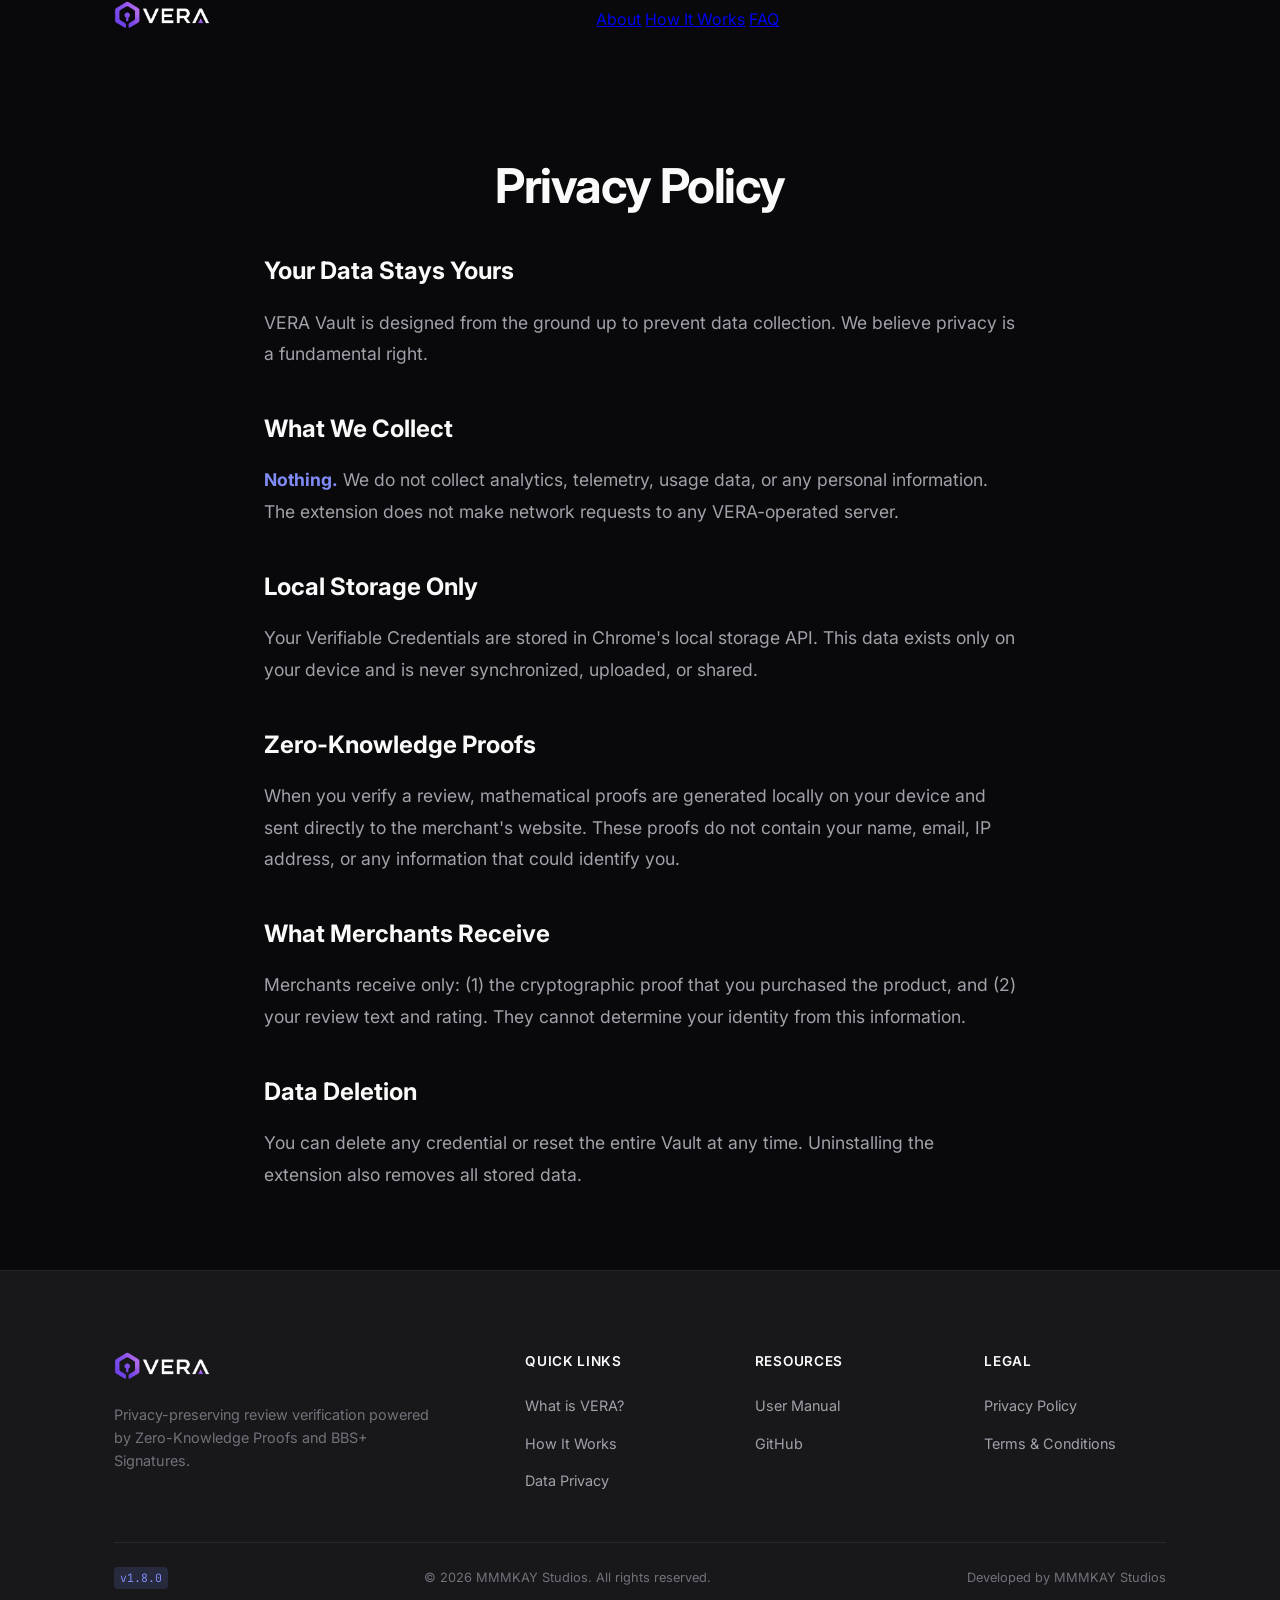
<file: privacy.html>
<!DOCTYPE html>
<html lang="en">
<head>
  <meta charset="UTF-8">
  <meta name="viewport" content="width=device-width, initial-scale=1.0">
  <title>Privacy Policy | VERA Vault</title>
  <link rel="icon" type="image/svg+xml" href="assets/favicon.svg">
  <link rel="stylesheet" href="css/style.css">
  <!-- Fonts -->
  <link rel="preconnect" href="https://fonts.googleapis.com">
  <link href="https://fonts.googleapis.com/css2?family=Inter:wght@400;500;600;700;800&family=JetBrains+Mono:wght@400;500&display=swap" rel="stylesheet">
  <style>
    .legal-content {
      max-width: 800px;
      margin: 120px auto 80px;
      padding: 0 24px;
    }
    .legal-content h1 {
      font-size: 3rem;
      margin-bottom: 40px;
      color: var(--text-primary);
      text-align: center;
    }
    .legal-content h4 {
      font-size: 1.5rem;
      color: var(--text-primary);
      margin-top: 40px;
      margin-bottom: 16px;
    }
    .legal-content p {
      font-size: 1.1rem;
      color: var(--text-secondary);
      line-height: 1.8;
      margin-bottom: 20px;
    }
    .legal-content strong {
      color: var(--accent-primary);
    }
  </style>
</head>
<body>

  <!-- Navigation -->
  <nav class="navbar" id="navbar">
    <div class="container nav-container">
      <a href="index.html" class="nav-brand">
        <img src="assets/vera-logo-banner.png" alt="VERA Vault" style="height: 32px; width: auto; border-radius: 4px;">
      </a>
      <div class="nav-menu" id="nav-menu">
        <a href="index.html#about" class="nav-link">About</a>
        <a href="index.html#how-it-works" class="nav-link">How It Works</a>
        <a href="index.html#faq" class="nav-link">FAQ</a>
      </div>
      <div class="hamburger" id="hamburger">
        <div class="bar"></div>
        <div class="bar"></div>
        <div class="bar"></div>
      </div>
    </div>
  </nav>

  <!-- Content -->
  <main class="legal-content">
    <h1>Privacy Policy</h1>
    
    <h4>Your Data Stays Yours</h4>
    <p>VERA Vault is designed from the ground up to prevent data collection. We believe privacy is a fundamental right.</p>
    
    <h4>What We Collect</h4>
    <p><strong>Nothing.</strong> We do not collect analytics, telemetry, usage data, or any personal information. The extension does not make network requests to any VERA-operated server.</p>
    
    <h4>Local Storage Only</h4>
    <p>Your Verifiable Credentials are stored in Chrome's local storage API. This data exists only on your device and is never synchronized, uploaded, or shared.</p>
    
    <h4>Zero-Knowledge Proofs</h4>
    <p>When you verify a review, mathematical proofs are generated locally on your device and sent directly to the merchant's website. These proofs do not contain your name, email, IP address, or any information that could identify you.</p>
    
    <h4>What Merchants Receive</h4>
    <p>Merchants receive only: (1) the cryptographic proof that you purchased the product, and (2) your review text and rating. They cannot determine your identity from this information.</p>
    
    <h4>Data Deletion</h4>
    <p>You can delete any credential or reset the entire Vault at any time. Uninstalling the extension also removes all stored data.</p>
  </main>

  <!-- Footer -->
  <footer class="footer">
    <div class="container">
      <div class="footer-grid">
        <div class="footer-brand">
          <a href="index.html" class="footer-logo" style="text-decoration: none; display: block; margin-bottom: 12px;">
            <img src="assets/vera-logo-banner.png" alt="VERA Vault" style="height: 32px; width: auto; border-radius: 4px;">
          </a>
          <p class="footer-tagline">Privacy-preserving review verification powered by Zero-Knowledge Proofs and BBS+ Signatures.</p>
        </div>
        <div class="footer-col">
          <h4 class="footer-heading">Quick Links</h4>
          <ul class="footer-links">
            <li><a href="index.html#about">What is VERA?</a></li>
            <li><a href="index.html#how-it-works">How It Works</a></li>
            <li><a href="index.html#data-flow">Data Privacy</a></li>
          </ul>
        </div>
        <div class="footer-col">
          <h4 class="footer-heading">Resources</h4>
          <ul class="footer-links">
            <li><a href="assets/vera-user-manual.pdf" target="_blank">User Manual</a></li>
            <li><a href="https://github.com/keynowawa/vera-landing-page" target="_blank">GitHub</a></li>
          </ul>
        </div>
        <div class="footer-col">
          <h4 class="footer-heading">Legal</h4>
          <ul class="footer-links">
            <li><a href="privacy.html">Privacy Policy</a></li>
            <li><a href="terms.html">Terms & Conditions</a></li>
          </ul>
        </div>
      </div>
      <div class="footer-bottom">
        <span class="mono">v1.8.0</span>
        <span>© 2026 MMMKAY Studios. All rights reserved.</span>
        <span>Developed by MMMKAY Studios</span>
      </div>
    </div>
  </footer>

  <script src="js/main.js"></script>
</body>
</html>
</file>
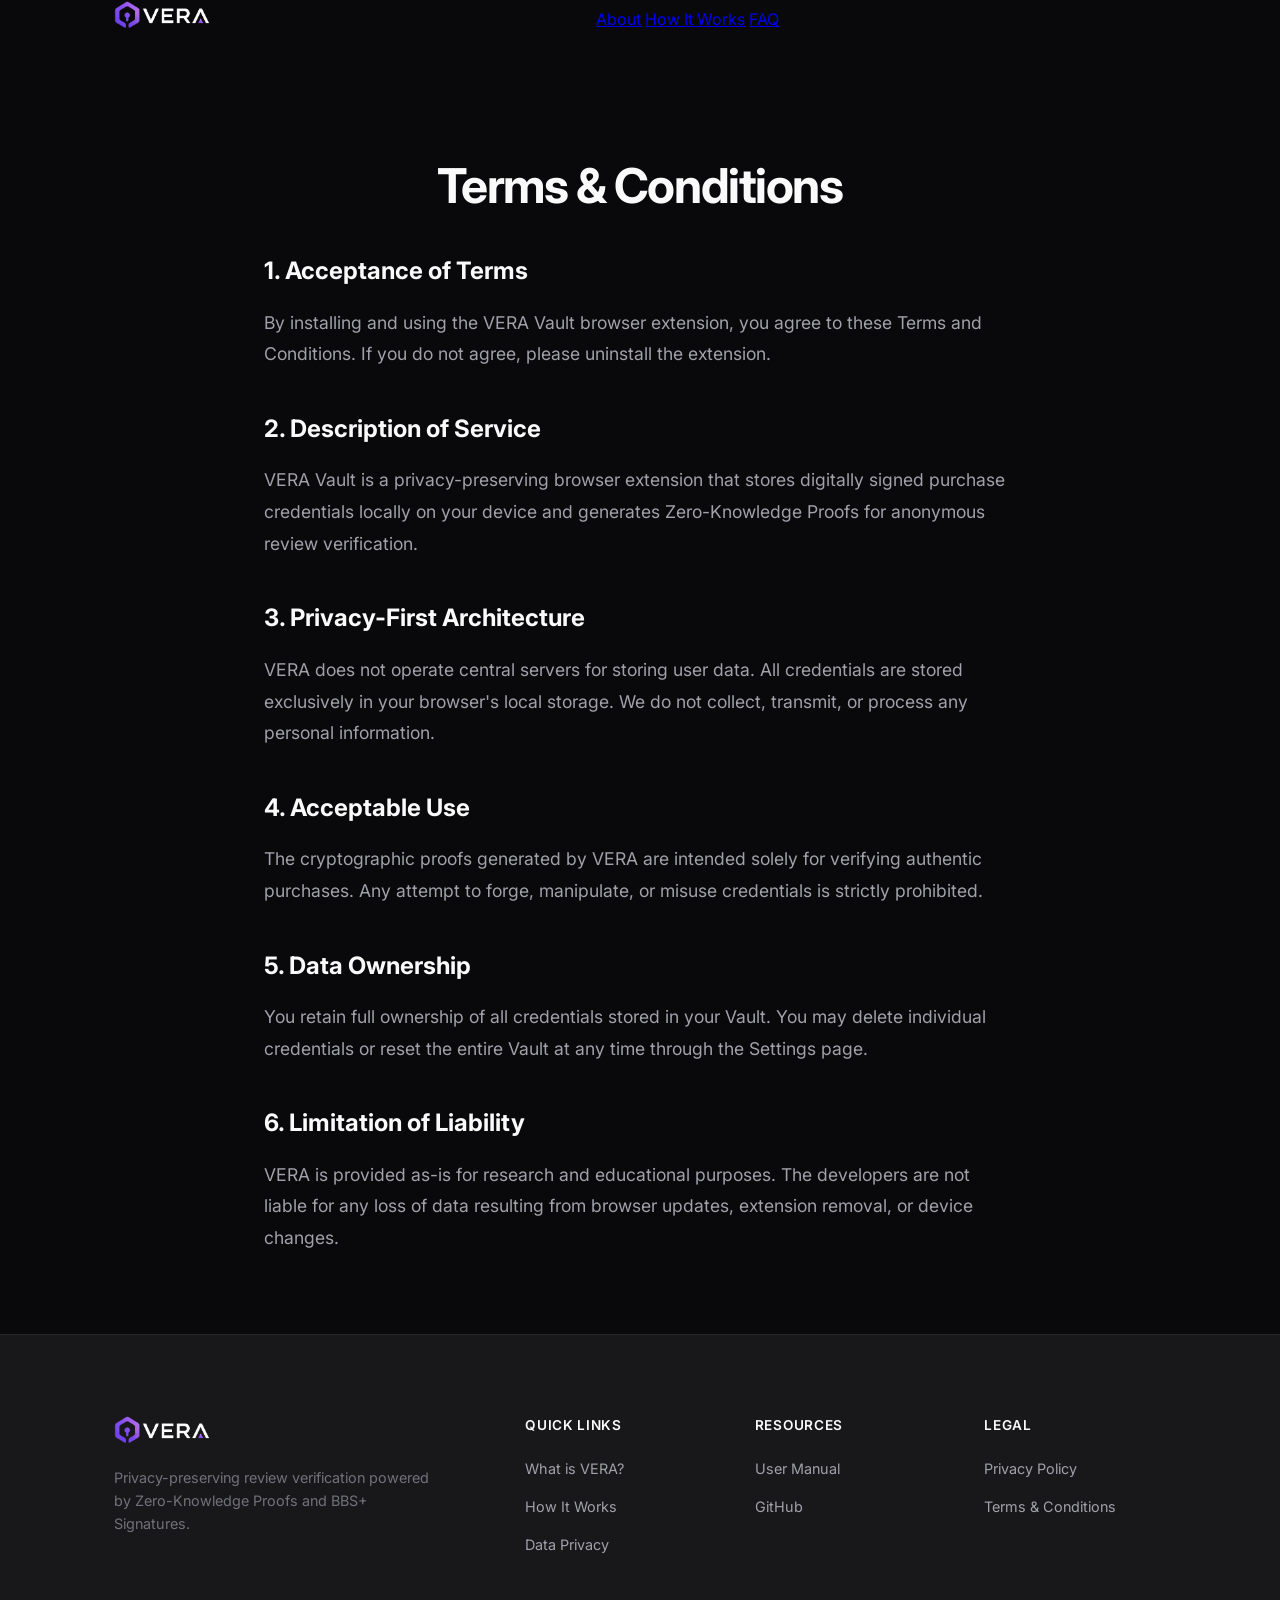
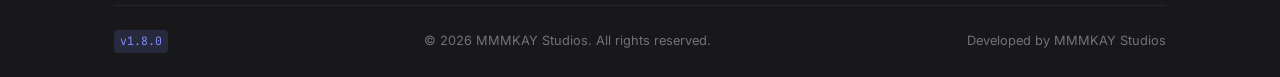
<file: terms.html>
<!DOCTYPE html>
<html lang="en">
<head>
  <meta charset="UTF-8">
  <meta name="viewport" content="width=device-width, initial-scale=1.0">
  <title>Terms & Conditions | VERA Vault</title>
  <link rel="icon" type="image/svg+xml" href="assets/favicon.svg">
  <link rel="stylesheet" href="css/style.css">
  <!-- Fonts -->
  <link rel="preconnect" href="https://fonts.googleapis.com">
  <link href="https://fonts.googleapis.com/css2?family=Inter:wght@400;500;600;700;800&family=JetBrains+Mono:wght@400;500&display=swap" rel="stylesheet">
  <style>
    .legal-content {
      max-width: 800px;
      margin: 120px auto 80px;
      padding: 0 24px;
    }
    .legal-content h1 {
      font-size: 3rem;
      margin-bottom: 40px;
      color: var(--text-primary);
      text-align: center;
    }
    .legal-content h4 {
      font-size: 1.5rem;
      color: var(--text-primary);
      margin-top: 40px;
      margin-bottom: 16px;
    }
    .legal-content p {
      font-size: 1.1rem;
      color: var(--text-secondary);
      line-height: 1.8;
      margin-bottom: 20px;
    }
    .legal-content strong {
      color: var(--accent-primary);
    }
  </style>
</head>
<body>

  <!-- Navigation -->
  <nav class="navbar" id="navbar">
    <div class="container nav-container">
      <a href="index.html" class="nav-brand">
        <img src="assets/vera-logo-banner.png" alt="VERA Vault" style="height: 32px; width: auto; border-radius: 4px;">
      </a>
      <div class="nav-menu" id="nav-menu">
        <a href="index.html#about" class="nav-link">About</a>
        <a href="index.html#how-it-works" class="nav-link">How It Works</a>
        <a href="index.html#faq" class="nav-link">FAQ</a>
      </div>
      <div class="hamburger" id="hamburger">
        <div class="bar"></div>
        <div class="bar"></div>
        <div class="bar"></div>
      </div>
    </div>
  </nav>

  <!-- Content -->
  <main class="legal-content">
    <h1>Terms & Conditions</h1>
    
    <h4>1. Acceptance of Terms</h4>
    <p>By installing and using the VERA Vault browser extension, you agree to these Terms and Conditions. If you do not agree, please uninstall the extension.</p>
    
    <h4>2. Description of Service</h4>
    <p>VERA Vault is a privacy-preserving browser extension that stores digitally signed purchase credentials locally on your device and generates Zero-Knowledge Proofs for anonymous review verification.</p>
    
    <h4>3. Privacy-First Architecture</h4>
    <p>VERA does not operate central servers for storing user data. All credentials are stored exclusively in your browser's local storage. We do not collect, transmit, or process any personal information.</p>
    
    <h4>4. Acceptable Use</h4>
    <p>The cryptographic proofs generated by VERA are intended solely for verifying authentic purchases. Any attempt to forge, manipulate, or misuse credentials is strictly prohibited.</p>
    
    <h4>5. Data Ownership</h4>
    <p>You retain full ownership of all credentials stored in your Vault. You may delete individual credentials or reset the entire Vault at any time through the Settings page.</p>
    
    <h4>6. Limitation of Liability</h4>
    <p>VERA is provided as-is for research and educational purposes. The developers are not liable for any loss of data resulting from browser updates, extension removal, or device changes.</p>
  </main>

  <!-- Footer -->
  <footer class="footer">
    <div class="container">
      <div class="footer-grid">
        <div class="footer-brand">
          <a href="index.html" class="footer-logo" style="text-decoration: none; display: block; margin-bottom: 12px;">
            <img src="assets/vera-logo-banner.png" alt="VERA Vault" style="height: 32px; width: auto; border-radius: 4px;">
          </a>
          <p class="footer-tagline">Privacy-preserving review verification powered by Zero-Knowledge Proofs and BBS+ Signatures.</p>
        </div>
        <div class="footer-col">
          <h4 class="footer-heading">Quick Links</h4>
          <ul class="footer-links">
            <li><a href="index.html#about">What is VERA?</a></li>
            <li><a href="index.html#how-it-works">How It Works</a></li>
            <li><a href="index.html#data-flow">Data Privacy</a></li>
          </ul>
        </div>
        <div class="footer-col">
          <h4 class="footer-heading">Resources</h4>
          <ul class="footer-links">
            <li><a href="assets/vera-user-manual.pdf" target="_blank">User Manual</a></li>
            <li><a href="https://github.com/keynowawa/vera-landing-page" target="_blank">GitHub</a></li>
          </ul>
        </div>
        <div class="footer-col">
          <h4 class="footer-heading">Legal</h4>
          <ul class="footer-links">
            <li><a href="privacy.html">Privacy Policy</a></li>
            <li><a href="terms.html">Terms & Conditions</a></li>
          </ul>
        </div>
      </div>
      <div class="footer-bottom">
        <span class="mono">v1.8.0</span>
        <span>© 2026 MMMKAY Studios. All rights reserved.</span>
        <span>Developed by MMMKAY Studios</span>
      </div>
    </div>
  </footer>

  <script src="js/main.js"></script>
</body>
</html>
</file>
<file: css/style.css>
/* ==========================================================================
   VERA Vault Landing Page - Brand Design System
   Matches extension: Deep darks, Indigo/Purple accents, JetBrains Mono
   ========================================================================== */

/* ─── Google Fonts ─────────────────────────────────────────── */
@import url('https://fonts.googleapis.com/css2?family=Inter:wght@400;500;600;700&family=JetBrains+Mono:wght@400;500;600&display=swap');

/* ─── Design Tokens (Matching popup.css) ───────────────────── */
:root {
  /* Surfaces */
  --bg-primary: #09090b;
  --bg-secondary: #18181b;
  --bg-tertiary: #27272a;
  --bg-elevated: #1e1e24;

  /* Borders */
  --border-default: #3f3f46;
  --border-muted: #27272a;
  --border-accent: rgba(129, 140, 248, 0.3);

  /* Text */
  --text-primary: #fafafa;
  --text-secondary: #a1a1aa;
  --text-muted: #71717a;

  /* Brand */
  --accent-primary: #818cf8;
  --accent-secondary: #a78bfa;
  --accent-gradient: linear-gradient(135deg, #818cf8, #a78bfa);
  --accent-muted: rgba(129, 140, 248, 0.15);

  /* Semantic */
  --success: #34d399;
  --success-bg: rgba(52, 211, 153, 0.1);
  --error: #f87171;
  --error-bg: rgba(248, 113, 113, 0.1);

  /* Layout */
  --radius-sm: 8px;
  --radius-md: 12px;
  --radius-lg: 16px;
  --radius-full: 9999px;
  
  --shadow-sm: 0 4px 12px rgba(0, 0, 0, 0.4);
  --shadow-lg: 0 12px 32px rgba(0, 0, 0, 0.6);
  --shadow-glow: 0 0 20px rgba(129, 140, 248, 0.2);
}

/* ─── Base ─────────────────────────────────────────────────── */
* {
  margin: 0;
  padding: 0;
  box-sizing: border-box;
}

html {
  scroll-behavior: smooth;
}

body {
  font-family: 'Inter', -apple-system, BlinkMacSystemFont, sans-serif;
  background-color: var(--bg-primary);
  color: var(--text-primary);
  line-height: 1.6;
  -webkit-font-smoothing: antialiased;
  overflow-x: hidden;
}

.mono {
  font-family: 'JetBrains Mono', monospace;
  font-size: 0.9em;
  color: var(--accent-primary);
  background: var(--accent-muted);
  padding: 2px 6px;
  border-radius: 4px;
}

.container {
  max-width: 1100px;
  margin: 0 auto;
  padding: 0 24px;
}

/* Typography */
h1 {
  font-size: clamp(2.5rem, 5vw, 4.5rem);
  font-weight: 700;
  letter-spacing: -0.03em;
  line-height: 1.1;
  margin-bottom: 24px;
}

h2 {
  font-size: clamp(2rem, 4vw, 3rem);
  font-weight: 600;
  letter-spacing: -0.02em;
  margin-bottom: 16px;
  color: var(--text-primary);
}

h3 {
  font-size: 1.5rem;
  font-weight: 600;
  margin-bottom: 12px;
}

p {
  font-size: 1.125rem;
  color: var(--text-secondary);
}

.gradient-text {
  background: var(--accent-gradient);
  -webkit-background-clip: text;
  -webkit-text-fill-color: transparent;
  background-clip: text;
}

/* ─── Meet the Team ────────────────────────────────────────── */
.team-grid {
  display: grid;
  grid-template-columns: repeat(auto-fit, minmax(200px, 1fr));
  gap: 40px 24px;
  margin-top: 60px;
}

.team-card {
  text-align: center;
  display: flex;
  flex-direction: column;
  align-items: center;
  gap: 16px;
  background: transparent;
  border: none;
  padding: 0;
  box-shadow: none;
}

.team-avatar-wrapper {
  position: relative;
  width: 160px;
  aspect-ratio: 1 / 1;
  border-radius: 50%;
  overflow: hidden;
  background: var(--bg-tertiary);
  margin: 0 auto;
}

.team-avatar-wrapper img {
  width: 100%;
  height: 100%;
  object-fit: cover;
  transition: transform 0.5s var(--ease-out), filter 0.3s ease;
  filter: grayscale(0%) contrast(1);
}

.team-card:hover .team-avatar-wrapper img {
  transform: scale(1.05);
  filter: grayscale(100%) contrast(1.1);
}

.team-social-overlay {
  position: absolute;
  inset: 0;
  border-radius: 50%;
  background: rgba(9, 9, 11, 0.5);
  display: flex;
  align-items: center;
  justify-content: center;
  gap: 12px;
  opacity: 0;
  transition: opacity 0.3s ease;
}

.team-card:hover .team-social-overlay {
  opacity: 1;
}

.team-social-overlay a {
  display: flex;
  align-items: center;
  justify-content: center;
  width: 36px;
  height: 36px;
  background: rgba(255, 255, 255, 0.1);
  backdrop-filter: blur(8px);
  color: #fff;
  border-radius: 50%;
  transition: all 0.2s ease;
}

.team-social-overlay a:hover {
  background: var(--accent-primary);
  transform: scale(1.1);
}

.team-social-overlay svg {
  width: 18px;
  height: 18px;
}

.team-info {
  display: flex;
  flex-direction: column;
  gap: 4px;
}

.team-name {
  font-size: 1.125rem;
  font-weight: 600;
  color: var(--text-primary);
  margin: 0;
}

.team-role {
  font-size: 0.9rem;
  color: var(--text-secondary);
  line-height: 1.4;
  margin: 0;
}

/* ─── Responsive Adjustments ───────────────────────────────── */

/* Navigation */
.nav {
  position: fixed;
  top: 0; left: 0; right: 0;
  height: 72px;
  background: rgba(9, 9, 11, 0.85);
  backdrop-filter: blur(12px);
  border-bottom: 1px solid var(--border-muted);
  z-index: 1000;
}

.nav-container {
  max-width: 1100px;
  margin: 0 auto;
  padding: 0 24px;
  height: 100%;
  display: flex;
  justify-content: space-between;
  align-items: center;
}

.logo {
  display: flex;
  align-items: center;
  gap: 10px;
  font-weight: 700;
  font-size: 1.25rem;
  color: var(--text-primary);
}
.logo svg {
  color: var(--accent-primary);
}

.nav-links {
  display: flex;
  gap: 32px;
}
.nav-links a {
  color: var(--text-secondary);
  text-decoration: none;
  font-weight: 500;
  font-size: 0.95rem;
  transition: color 0.2s;
}
.nav-links a:hover {
  color: var(--text-primary);
}

/* Nav CTA Button */
.nav-cta-btn {
  display: inline-flex;
  align-items: center;
  gap: 6px;
  padding: 8px 18px;
  background: var(--accent-primary);
  color: #fff;
  font-size: 0.85rem;
  font-weight: 600;
  border-radius: var(--radius-full);
  text-decoration: none;
  transition: all 0.3s ease;
  white-space: nowrap;
}

.nav-cta-btn:hover {
  background: var(--accent-secondary);
  transform: translateY(-1px);
  box-shadow: var(--shadow-glow);
}

.nav-cta-btn svg {
  width: 14px;
  height: 14px;
}

/* Buttons */
.btn {
  display: inline-flex;
  align-items: center;
  justify-content: center;
  gap: 10px;
  padding: 14px 28px;
  border-radius: var(--radius-sm);
  font-size: 1rem;
  font-weight: 600;
  text-decoration: none;
  cursor: pointer;
  transition: all 0.2s ease;
  border: 1px solid transparent;
  box-sizing: border-box;
}

.btn-primary {
  background: var(--accent-primary); /* Base color, hover uses gradient */
  color: #fff;
  box-shadow: var(--shadow-sm);
}

.btn-primary:hover {
  background: var(--accent-gradient);
  transform: translateY(-2px);
  box-shadow: var(--shadow-glow);
}

.btn-outline {
  background: transparent;
  color: var(--accent-primary);
  border: 1px solid var(--border-accent);
}

.btn-outline:hover {
  background: var(--accent-muted);
  border-color: var(--accent-primary);
}

/* ─── Hero Section ─────────────────────────────────────────── */
.hero {
  padding: 120px 0 40px;
  min-height: calc(100vh - 72px);
  display: flex;
  align-items: center;
  position: relative;
}

.hero-grid {
  display: grid;
  grid-template-columns: 1fr 1fr;
  gap: 60px;
  align-items: center;
}

.hero-content {
  text-align: left;
}

/* Subtle ambient glow behind hero */
.hero::before {
  content: '';
  position: absolute;
  top: -20%;
  left: 50%;
  transform: translateX(-50%);
  width: 150vw;
  height: 150vh;
  max-width: 1600px;
  max-height: 1600px;
  background: radial-gradient(ellipse at center, rgba(129, 140, 248, 0.12) 0%, rgba(9, 9, 11, 0) 50%);
  z-index: -1;
  pointer-events: none;
}

.hero-subtitle {
  font-size: clamp(1.1rem, 2vw, 1.25rem);
  max-width: 600px;
  margin: 0 0 30px;
  color: var(--text-secondary);
}

.cta-group {
  display: flex;
  justify-content: flex-start;
  gap: 16px;
}

.hero-visual {
  display: flex;
  justify-content: center;
  align-items: center;
  position: relative;
}

.hero-interactive {
  position: relative;
  width: 100%;
  max-width: 360px;
  margin: 0 auto;
  perspective: 1000px;
  transform: scale(1.3);
  transform-origin: center center;
}

.ext-card {
  background: rgba(15, 15, 20, 0.7);
  border: 1px solid rgba(255, 255, 255, 0.1);
  border-radius: 16px;
  overflow: hidden;
  backdrop-filter: blur(20px);
  -webkit-backdrop-filter: blur(20px);
  box-shadow: 0 20px 40px rgba(0,0,0,0.4), inset 0 1px 0 rgba(255,255,255,0.1);
  transform: rotateY(-5deg) rotateX(5deg);
  transition: transform 0.4s ease, box-shadow 0.4s ease;
  position: relative;
  animation: float 6s ease-in-out infinite;
}

.ext-card:hover {
  transform: rotateY(0deg) rotateX(0deg) translateY(-10px);
  box-shadow: 0 30px 60px rgba(129, 140, 248, 0.2), inset 0 1px 0 rgba(255,255,255,0.2);
}

.ext-header {
  padding: 12px 16px;
  background: rgba(0,0,0,0.4);
  display: flex;
  justify-content: space-between;
  align-items: center;
  border-bottom: 1px solid rgba(255,255,255,0.05);
}

.ext-status {
  display: flex;
  align-items: center;
  gap: 6px;
  font-size: 10px;
  font-weight: 600;
  color: var(--text-secondary);
  text-transform: uppercase;
  letter-spacing: 0.5px;
}

.ext-body {
  padding: 24px;
  position: relative;
}

.review-mock {
  background: rgba(255,255,255,0.03);
  border: 1px solid rgba(255,255,255,0.05);
  border-radius: 12px;
  padding: 16px;
}

.review-head {
  display: flex;
  justify-content: space-between;
  margin-bottom: 12px;
}

.r-avatar {
  width: 24px;
  height: 24px;
  border-radius: 50%;
  background: var(--bg-tertiary);
}

.r-stars {
  color: #FBBF24;
  font-size: 12px;
  letter-spacing: 2px;
}

.r-line {
  height: 6px;
  background: var(--bg-tertiary);
  border-radius: 4px;
  margin-bottom: 8px;
  width: 100%;
}

.r-line.short {
  width: 60%;
}

.scanner {
  position: absolute;
  top: 0; left: 0; right: 0;
  height: 2px;
  background: var(--accent-primary);
  box-shadow: 0 0 10px var(--accent-primary), 0 0 20px var(--accent-primary);
  animation: scan 3s infinite ease-in-out;
  opacity: 0.8;
}

@keyframes scan {
  0% { top: 10%; opacity: 0; }
  20% { opacity: 1; }
  80% { opacity: 1; }
  100% { top: 90%; opacity: 0; }
}

.verified-stamp {
  position: absolute;
  bottom: 24px;
  left: 50%;
  transform: translateX(-50%);
  display: flex;
  align-items: center;
  gap: 6px;
  background: rgba(16, 185, 129, 0.15);
  border: 1px solid rgba(16, 185, 129, 0.3);
  color: #10B981;
  padding: 8px 12px;
  border-radius: 20px;
  font-size: 11px;
  font-weight: 600;
  opacity: 0;
  animation: stampFade 3s infinite;
  white-space: nowrap;
}

@keyframes stampFade {
  0%, 60% { opacity: 0; transform: translate(-50%, 10px) scale(0.9); }
  70%, 90% { opacity: 1; transform: translate(-50%, 0) scale(1); }
  100% { opacity: 0; transform: translate(-50%, 0) scale(1); }
}

@keyframes float {
  0% { transform: translateY(0px); }
  50% { transform: translateY(-15px); }
  100% { transform: translateY(0px); }
}

/* ─── Hero Floating Badges ─────────────────────────────────── */
.hero-badge {
  position: absolute;
  display: inline-flex;
  align-items: center;
  gap: 8px;
  padding: 10px 18px;
  background: rgba(24, 24, 27, 0.85);
  backdrop-filter: blur(12px);
  border: 1px solid var(--border-accent);
  border-radius: var(--radius-full);
  font-size: 0.85rem;
  font-weight: 500;
  color: var(--text-primary);
  white-space: nowrap;
  z-index: 2;
  animation: floatBadge 4s ease-in-out infinite;
}

.hero-badge svg {
  width: 16px;
  height: 16px;
  color: var(--accent-primary);
}

.badge-1 { top: 10%; right: -10%; animation-delay: 0s; }
.badge-2 { bottom: 20%; left: -10%; animation-delay: 1.5s; }
.badge-3 { bottom: -5%; right: 5%; animation-delay: 3s; }

@keyframes floatBadge {
  0%, 100% { transform: translateY(0); }
  50% { transform: translateY(-10px); }
}

/* ─── Stats Bar ────────────────────────────────────────────── */
.stats-bar {
  display: grid;
  grid-template-columns: repeat(3, 1fr);
  gap: 24px;
  margin-top: 64px;
  padding: 40px;
  background: var(--bg-secondary);
  border: 1px solid var(--border-muted);
  border-radius: var(--radius-lg);
}

.stat-item { text-align: center; }

.stat-number {
  font-size: 2rem;
  font-weight: 700;
  background: var(--accent-gradient);
  -webkit-background-clip: text;
  -webkit-text-fill-color: transparent;
  background-clip: text;
  margin-bottom: 8px;
}

.stat-desc {
  font-size: 0.9rem;
  color: var(--text-muted);
}

/* ─── Sections & Cards ─────────────────────────────────────── */
.section {
  padding: 80px 0;
  border-bottom: none;
  position: relative;
  overflow: hidden;
}

.section::before {
  content: '';
  position: absolute;
  top: 50%;
  left: 50%;
  transform: translate(-50%, -50%);
  width: 150vw;
  height: 150vh;
  max-width: 1200px;
  max-height: 1200px;
  background: radial-gradient(ellipse at center, rgba(129, 140, 248, 0.05) 0%, rgba(9, 9, 11, 0) 50%);
  z-index: -1;
  pointer-events: none;
}

.section::after {
  content: '';
  display: block;
  width: 120px;
  height: 2px;
  background: var(--accent-gradient);
  margin: 0 auto;
  margin-top: 80px;
  opacity: 0.5;
  border-radius: 2px;
}

.section:last-child::after {
  display: none;
}

.section-header {
  margin-bottom: 64px;
  max-width: 700px;
}

.card {
  background: var(--bg-secondary);
  border: 1px solid var(--border-muted);
  border-radius: var(--radius-lg);
  padding: 32px;
  transition: border-color 0.3s, transform 0.3s;
}

.card:hover {
  border-color: var(--border-accent);
  transform: translateY(-4px);
}

.card-icon {
  width: 56px;
  height: 56px;
  background: var(--accent-muted);
  color: var(--accent-primary);
  border-radius: var(--radius-md);
  display: flex;
  align-items: center;
  justify-content: center;
  margin-bottom: 24px;
}

/* ─── Interactive Timeline Component ───────────────────────── */
.timeline-grid {
  display: grid;
  grid-template-columns: 1fr 1.2fr;
  gap: 48px;
  align-items: center;
}

.timeline-nav {
  display: flex;
  flex-direction: column;
  position: relative;
}

/* Vertical line connecting dots */
.timeline-nav::before {
  content: '';
  position: absolute;
  left: 19px;
  top: 24px;
  bottom: 24px;
  width: 2px;
  background: var(--border-muted);
  z-index: 0;
}

.timeline-step {
  display: flex;
  align-items: center;
  gap: 20px;
  padding: 16px 0;
  cursor: pointer;
  position: relative;
  z-index: 1;
  opacity: 0.6;
  transition: opacity 0.3s;
}

.timeline-step.active {
  opacity: 1;
}

.step-dot {
  width: 40px;
  height: 40px;
  background: var(--bg-primary);
  border: 2px solid var(--border-muted);
  border-radius: 50%;
  display: flex;
  align-items: center;
  justify-content: center;
  font-weight: 600;
  color: var(--text-secondary);
  transition: all 0.3s;
}

.timeline-step.active .step-dot {
  border-color: var(--accent-primary);
  background: var(--accent-primary);
  color: #fff;
  box-shadow: var(--shadow-glow);
}

.step-title {
  font-size: 1.125rem;
  font-weight: 500;
  color: var(--text-primary);
}

/* Visualizer Panel */
.timeline-visualizer {
  background: var(--bg-secondary);
  border: 1px solid var(--border-accent);
  border-radius: var(--radius-lg);
  padding: 40px;
  min-height: 400px;
  display: flex;
  flex-direction: column;
  justify-content: center;
  position: relative;
  overflow: hidden;
  box-shadow: var(--shadow-lg);
}

.vis-content {
  display: none;
  animation: fadeIn 0.4s ease-out;
}
.vis-content.active {
  display: block;
}

.vis-icon-wrapper {
  display: flex;
  justify-content: center;
  margin-bottom: 32px;
}

.vis-icon-wrapper svg {
  width: 80px;
  height: 80px;
  color: var(--accent-primary);
}

/* ─── Data Flow Interactive Infographic ────────────────────── */
.data-flow-container {
  background: var(--bg-secondary);
  border: 1px solid var(--border-muted);
  border-radius: var(--radius-lg);
  padding: 40px;
}

.data-zones {
  display: grid;
  grid-template-columns: repeat(3, 1fr);
  gap: 24px;
  margin-top: 40px;
}

.data-zone {
  padding: 24px;
  border-radius: var(--radius-md);
  border: 1px solid var(--border-muted);
  background: var(--bg-tertiary);
  transition: all 0.3s;
}

.zone-header {
  display: flex;
  align-items: center;
  gap: 12px;
  margin-bottom: 16px;
  padding-bottom: 12px;
  border-bottom: 1px solid var(--border-default);
}
.zone-header svg {
  color: var(--text-secondary);
}

.zone-local.highlight { border-color: var(--success); box-shadow: 0 0 15px rgba(52,211,153,0.15); }
.zone-local.highlight svg { color: var(--success); }

.zone-proof.highlight { border-color: var(--accent-primary); box-shadow: var(--shadow-glow); }
.zone-proof.highlight svg { color: var(--accent-primary); }

.zone-web.highlight { border-color: var(--error); box-shadow: 0 0 15px rgba(248,113,113,0.15); }
.zone-web.highlight svg { color: var(--error); }

.data-pills {
  display: flex;
  flex-wrap: wrap;
  gap: 16px;
  justify-content: center;
  margin-bottom: 32px;
}

.data-pill {
  background: var(--bg-tertiary);
  border: 1px solid var(--border-default);
  padding: 10px 20px;
  border-radius: var(--radius-full);
  font-size: 0.95rem;
  font-weight: 500;
  cursor: pointer;
  display: flex;
  align-items: center;
  gap: 8px;
  transition: all 0.2s;
}

.data-pill:hover, .data-pill.active {
  background: var(--accent-muted);
  border-color: var(--accent-primary);
  color: var(--text-primary);
}

/* ─── Before / After Comparison ────────────────────────────── */
.comparison-grid {
  display: grid;
  grid-template-columns: 1fr 1fr;
  gap: 32px;
}

.comp-card {
  padding: 40px;
  border-radius: var(--radius-lg);
  border: 1px solid var(--border-muted);
  transition: transform 0.3s ease, box-shadow 0.3s ease;
}

.comp-before {
  background: var(--bg-tertiary);
}
.comp-before:hover {
  transform: translateY(-5px);
  box-shadow: 0 10px 30px rgba(248, 113, 113, 0.05);
  border-color: rgba(248, 113, 113, 0.2);
}

.comp-after {
  background: var(--bg-secondary);
  border-color: var(--border-accent);
  position: relative;
}
.comp-after:hover {
  transform: translateY(-5px);
  box-shadow: var(--shadow-lg), 0 0 30px rgba(129, 140, 248, 0.15);
  border-color: var(--accent-secondary);
}
.comp-after::before {
  content: 'VERA Solution';
  position: absolute;
  top: -12px;
  left: 32px;
  background: var(--accent-primary);
  color: white;
  padding: 2px 12px;
  font-size: 0.75rem;
  font-weight: 600;
  border-radius: var(--radius-full);
  text-transform: uppercase;
  letter-spacing: 0.5px;
}

.comp-list {
  list-style: none;
  margin-top: 24px;
}

.comp-list li {
  display: flex;
  align-items: flex-start;
  gap: 12px;
  margin-bottom: 16px;
}

.comp-before .comp-list svg { color: var(--error); flex-shrink: 0; }
.comp-after .comp-list svg { color: var(--success); flex-shrink: 0; }


/* ─── FAQ Accordion ────────────────────────────────────────── */
.faq-item {
  border-bottom: 1px solid var(--border-muted);
}

.faq-question {
  width: 100%;
  text-align: left;
  background: none;
  border: none;
  padding: 24px 0;
  font-size: 1.125rem;
  font-weight: 500;
  color: var(--text-primary);
  cursor: pointer;
  display: flex;
  justify-content: space-between;
  align-items: center;
}

.faq-question svg {
  color: var(--text-secondary);
  transition: transform 0.3s;
}

.faq-item.open .faq-question svg {
  transform: rotate(180deg);
}

.faq-answer {
  max-height: 0;
  overflow: hidden;
  transition: max-height 0.3s ease-out;
}

.faq-answer-inner {
  padding-bottom: 24px;
  color: var(--text-secondary);
}

/* ─── Contact Section ──────────────────────────────────────── */
.contact-grid {
  display: grid;
  grid-template-columns: repeat(2, 1fr);
  gap: 24px;
  max-width: 800px;
  margin: 0 auto;
}

.contact-card {
  display: flex;
  flex-direction: column;
  align-items: center;
  text-align: center;
  padding: 40px 24px;
  background: var(--bg-secondary);
  border: 1px solid var(--border-muted);
  border-radius: var(--radius-lg);
  text-decoration: none;
  color: inherit;
  transition: all 0.3s ease;
}

.contact-card:hover {
  transform: translateY(-4px);
  border-color: var(--accent-primary);
  box-shadow: var(--shadow-glow);
}

.contact-icon {
  display: flex;
  align-items: center;
  justify-content: center;
  width: 56px;
  height: 56px;
  border-radius: var(--radius-md);
  background: rgba(129, 140, 248, 0.15);
  color: var(--accent-primary);
  margin-bottom: 16px;
}

.contact-icon svg {
  width: 24px;
  height: 24px;
}

.contact-card h3 {
  font-size: 1.1rem;
  margin-bottom: 8px;
  color: var(--text-primary);
}

.contact-card p {
  font-size: 0.9rem;
  color: var(--text-muted);
  margin: 0;
}

/* ─── Footer ───────────────────────────────────────────────── */
.footer {
  padding: 80px 0 0;
  background: var(--bg-secondary);
  border-top: 1px solid var(--border-muted);
}

.footer-grid {
  display: grid;
  grid-template-columns: 2fr 1fr 1fr 1fr;
  gap: 48px;
  padding-bottom: 48px;
  border-bottom: 1px solid var(--border-muted);
}

.footer-brand { max-width: 320px; }

.footer-logo {
  display: flex;
  align-items: center;
  gap: 10px;
  margin-bottom: 16px;
  color: var(--text-primary);
}

.footer-tagline {
  font-size: 0.9rem;
  color: var(--text-muted);
  line-height: 1.6;
  margin: 0;
}

.footer-heading {
  font-size: 0.85rem;
  font-weight: 600;
  color: var(--text-primary);
  text-transform: uppercase;
  letter-spacing: 0.05em;
  margin-bottom: 20px;
}

.footer-links {
  list-style: none;
  padding: 0;
  margin: 0;
  display: flex;
  flex-direction: column;
  gap: 12px;
}

.footer-links a {
  font-size: 0.9rem;
  color: var(--text-secondary);
  text-decoration: none;
  transition: color 0.2s ease;
}

.footer-links a:hover {
  color: var(--accent-primary);
}

.footer-bottom {
  display: flex;
  align-items: center;
  justify-content: space-between;
  padding: 24px 0;
  font-size: 0.8rem;
  color: var(--text-muted);
}

/* Animations */
@keyframes fadeIn {
  from { opacity: 0; transform: translateY(10px); }
  to { opacity: 1; transform: translateY(0); }
}

.animate-on-scroll {
  opacity: 0;
  transform: translateY(30px);
  transition: opacity 0.8s cubic-bezier(0.16, 1, 0.3, 1), transform 0.8s cubic-bezier(0.16, 1, 0.3, 1);
}

.animate-on-scroll.is-visible {
  opacity: 1;
  transform: translateY(0);
}

.fade-up-init {
  /* JS initializes this, but fallback is defined in .animate-on-scroll */
}

.mobile-menu-btn {
  display: none;
  background: none;
  border: none;
  color: var(--text-primary);
  cursor: pointer;
  padding: 8px;
}

/* ─── Tablet Breakpoint ────────────────────────────────────── */
@media (max-width: 1024px) {
  .hero-grid {
    grid-template-columns: 1fr;
    text-align: center;
  }
  .hero-content { order: 2; }
  .hero-visual { order: 1; }
  .cta-group { justify-content: center; }
  .footer-grid { grid-template-columns: 1fr 1fr; }
}

/* ─── Mobile Breakpoint ────────────────────────────────────── */
@media (max-width: 768px) {
  /* Navigation */
  .mobile-menu-btn {
    display: block;
    z-index: 1001;
  }

  .nav-cta-btn { display: none; }
  
  .nav-links {
    position: fixed;
    top: 72px;
    left: 0;
    width: 100%;
    height: calc(100vh - 72px);
    background: var(--bg-primary);
    flex-direction: column;
    justify-content: flex-start;
    align-items: center;
    padding-top: 48px;
    gap: 32px;
    z-index: 1000;
    opacity: 0;
    pointer-events: none;
    transition: opacity 0.3s ease;
    overflow-y: auto;
  }
  
  .nav-links.is-active {
    opacity: 1;
    pointer-events: auto;
  }

  .nav-links a {
    font-size: 1.5rem;
  }

  /* Layout */
  .container {
    padding: 0 32px;
  }
  
  /* Typography */
  h1 { font-size: clamp(1.75rem, 6vw, 2.25rem); }
  h2 { font-size: clamp(1.5rem, 5vw, 1.75rem); }
  p, .btn { font-size: 0.95rem; }
  .hero-subtitle {
    margin: 0 auto 32px auto;
    padding: 0 16px;
  }

  /* Hero Section */
  .hero { 
    padding: 120px 0 60px; 
    min-height: auto; 
  }
  .hero-grid { 
    grid-template-columns: 1fr; 
    gap: 40px; 
    text-align: center;
  }
  .hero-content {
    text-align: center;
  }
  .cta-group {
    flex-direction: column;
    align-items: center;
    gap: 16px;
  }
  .btn { 
    width: auto;
    min-width: 220px;
    justify-content: center;
  }
  .hero-banner-card {
    padding: 32px 24px;
  }
  .hero-interactive {
    transform: scale(1);
    max-width: 320px;
  }
  .hero-badge { display: none; }

  /* Sections & Layout */
  .section { padding: 80px 0; }
  .section-header { margin-bottom: 40px; }
  
  /* Grids */
  .timeline-grid, .comparison-grid, .data-zones {
    grid-template-columns: 1fr;
    gap: 32px;
  }
  .team-grid {
    grid-template-columns: 1fr;
    gap: 24px;
  }
  
  /* Components */
  .timeline-nav::before { display: none; }
  .comp-card { padding: 24px; }
  .data-zone { padding: 24px; }

  /* Footer */
  .footer-grid { grid-template-columns: 1fr 1fr; gap: 32px; }
  .footer-brand { max-width: 100%; grid-column: 1 / -1; text-align: center; }
  .footer-logo { justify-content: center; }
  .footer-bottom { flex-direction: column; gap: 8px; text-align: center; }
  .contact-grid { grid-template-columns: 1fr; }
}

/* ─── Small Phone Breakpoint ───────────────────────────────── */
@media (max-width: 480px) {
  .container { padding: 0 24px; }
  .section { padding: 60px 0; }
  .stats-bar { grid-template-columns: 1fr; padding: 24px; }
  .contact-grid { grid-template-columns: 1fr; }
  .hero { padding: 100px 0 40px; }
  .comparison-grid { gap: 16px; }
  .footer-grid { grid-template-columns: 1fr; gap: 32px; text-align: center; }
  .footer-brand { max-width: 100%; }
  .footer-logo { justify-content: center; }
  .footer-bottom { flex-direction: column; gap: 8px; text-align: center; }
}

/* ─── Premium Compatibility Cards ──────────────────────────── */
.premium-card {
  background: var(--bg-primary);
  border: 1px solid var(--border-color);
  border-radius: var(--radius-lg);
  padding: 40px;
  position: relative;
  transition: all var(--duration-normal) var(--ease-out);
  box-shadow: var(--shadow-sm);
  display: flex;
  flex-direction: column;
}

[data-theme="dark"] .premium-card {
  background: rgba(255, 255, 255, 0.02);
  border-color: rgba(255, 255, 255, 0.05);
}

.premium-card:hover {
  transform: translateY(-4px);
  box-shadow: var(--shadow-md);
  border-color: var(--accent-primary);
}

.premium-card-icon {
  width: 48px;
  height: 48px;
  background: var(--bg-tertiary);
  color: var(--accent-primary);
  border-radius: var(--radius-md);
  display: flex;
  align-items: center;
  justify-content: center;
  margin-bottom: 24px;
  transition: all var(--duration-normal) ease;
}

.premium-card:hover .premium-card-icon {
  background: var(--accent-primary);
  color: white;
  transform: scale(1.05);
}

.premium-card h3 {
  font-size: 1.5rem;
  margin-bottom: 16px;
  color: var(--text-primary);
}

.premium-card p {
  color: var(--text-secondary);
  line-height: 1.6;
  margin-bottom: 24px;
  flex: 1;
}

.browser-grid {
  display: grid;
  grid-template-columns: repeat(2, 1fr);
  gap: 16px;
  margin-top: auto;
}

.browser-item {
  display: flex;
  align-items: center;
  gap: 12px;
  padding: 12px;
  background: var(--bg-tertiary);
  border-radius: var(--radius-md);
  font-weight: 500;
  font-size: 14px;
  color: var(--text-primary);
  border: 1px solid transparent;
  transition: all var(--duration-normal) ease;
}

.browser-item img {
  width: 28px;
  height: 28px;
  filter: grayscale(100%) opacity(70%);
  transition: all var(--duration-normal) ease;
}

.browser-item:hover {
  background: var(--bg-primary);
  border-color: var(--border-color);
  transform: translateY(-2px);
}

.browser-item:hover img {
  filter: grayscale(0%) opacity(100%);
}
</file>
